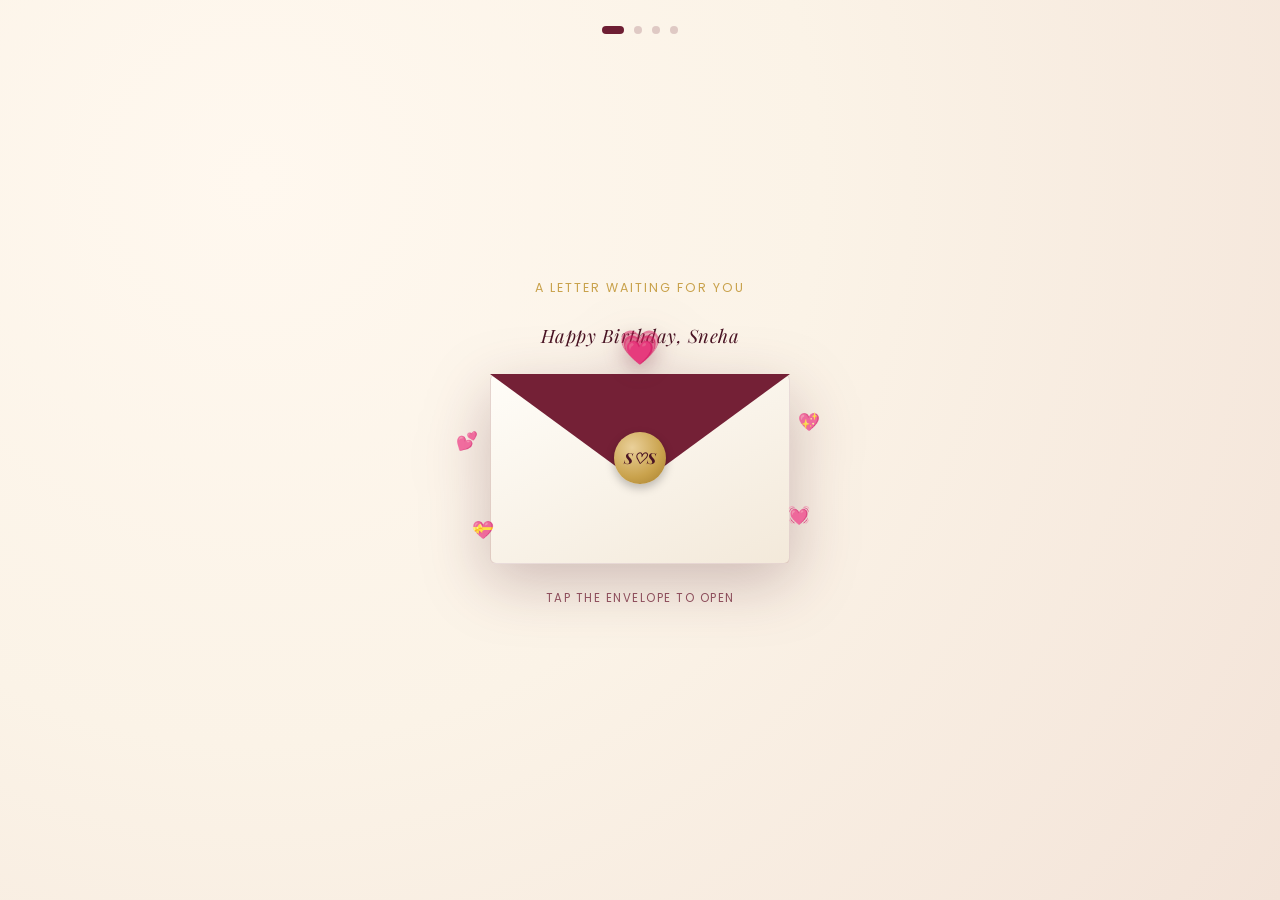
<file: index.html>
<!DOCTYPE html>
<html lang="en">
<head>
<meta charset="UTF-8">
<meta name="viewport" content="width=device-width, initial-scale=1.0">
<title>A Letter For Sneha 💌</title>
<link rel="preconnect" href="https://fonts.googleapis.com">
<link href="https://fonts.googleapis.com/css2?family=Playfair+Display:ital,wght@0,500;0,700;1,600&family=Cormorant+Garamond:ital,wght@0,500;0,600;1,500&family=Poppins:wght@400;500;600&display=swap" rel="stylesheet">
<style>
  :root{
    --cream:#FBF3E7;
    --paper:#FFFDF8;
    --wine:#6E1E33;
    --wine-deep:#4A1424;
    --gold:#C9A24C;
    --gold-light:#EAD09A;
    --blush:#E8A9B8;
    --ink:#3B2321;
    --font-display:'Playfair Display',serif;
    --font-body:'Cormorant Garamond',serif;
    --font-ui:'Poppins',sans-serif;
  }

  *{margin:0;padding:0;box-sizing:border-box;}

  html,body{height:auto;min-height:100%;}

  body{
    min-height:100vh;
    display:flex;
    justify-content:center;
    align-items:center;
    font-family:var(--font-body);
    background:radial-gradient(circle at 20% 20%, #fff8ef 0%, var(--cream) 45%, #f3e3d8 100%);
    overflow-x:hidden;
    overflow-y:auto;
    position:relative;
    color:var(--ink);
    padding:40px 0;
  }

  /* ambient floating petals */
  .petal{
    position:fixed;
    top:-40px;
    font-size:22px;
    opacity:.35;
    color:var(--blush);
    animation:drift linear infinite;
    pointer-events:none;
    z-index:0;
    user-select:none;
  }
  @keyframes drift{
    0%{transform:translateY(-40px) translateX(0) rotate(0deg);}
    100%{transform:translateY(110vh) translateX(40px) rotate(300deg);}
  }

  /* wagging heart mascot above the envelope */
  .wag-heart{
    position:absolute;
    top:-46px;
    left:50%;
    transform:translateX(-50%);
    font-size:2.1em;
    filter:drop-shadow(0 6px 10px rgba(110,30,51,.35));
    animation:wagHeart 1.6s ease-in-out infinite;
    z-index:8;
    pointer-events:none;
  }
  @keyframes wagHeart{
    0%,100%{transform:translateX(-50%) rotate(-14deg) scale(1);}
    25%{transform:translateX(-50%) rotate(10deg) scale(1.08);}
    50%{transform:translateX(-50%) rotate(-8deg) scale(1);}
    75%{transform:translateX(-50%) rotate(12deg) scale(1.05);}
  }

  /* small orbiting sparkle hearts around the envelope */
  .mini-heart{
    position:absolute;
    font-size:1.1em;
    opacity:.85;
    animation:orbitHeart 3.2s ease-in-out infinite;
    pointer-events:none;
    z-index:7;
  }
  .mini-heart.h1{ left:-34px; top:30%; animation-delay:0s; }
  .mini-heart.h2{ right:-30px; top:20%; animation-delay:.7s; }
  .mini-heart.h3{ left:-18px; bottom:12%; animation-delay:1.4s; }
  .mini-heart.h4{ right:-20px; bottom:20%; animation-delay:2.1s; }
  @keyframes orbitHeart{
    0%,100%{transform:translateY(0) scale(.85);opacity:.55;}
    50%{transform:translateY(-14px) scale(1.1);opacity:1;}
  }

  .envelope.open .wag-heart,
  .envelope.open .mini-heart{
    animation:none;
    opacity:0;
    transition:opacity .4s ease;
  }

  /* progress dots */
  .progress{
    position:fixed;
    top:26px;
    left:50%;
    transform:translateX(-50%);
    display:flex;
    gap:10px;
    z-index:20;
  }
  .progress span{
    width:8px;height:8px;border-radius:50%;
    background:rgba(110,30,51,.2);
    transition:all .4s ease;
  }
  .progress span.active{
    background:var(--wine);
    width:22px;
    border-radius:6px;
  }
  .progress span.done{
    background:var(--gold);
  }

  #stage{
    position:relative;
    width:92%;
    max-width:620px;
    min-height:520px;
    display:flex;
    align-items:center;
    justify-content:center;
    z-index:10;
  }

  /* ---------- ENVELOPE ---------- */
  #envelope-wrap{
    display:flex;
    flex-direction:column;
    align-items:center;
    gap:26px;
    cursor:pointer;
    animation:settleIn .8s cubic-bezier(.2,.8,.2,1);
  }
  @keyframes settleIn{
    0%{opacity:0;transform:translateY(30px) scale(.92);}
    100%{opacity:1;transform:translateY(0) scale(1);}
  }
  #envelope-wrap.hidden{display:none;}

  .env-title{
    font-family:var(--font-display);
    font-style:italic;
    font-size:1.15em;
    color:var(--wine-deep);
    text-align:center;
    letter-spacing:.5px;
  }
  .env-sub{
    font-family:var(--font-ui);
    font-size:.78em;
    letter-spacing:2px;
    text-transform:uppercase;
    color:var(--gold);
    text-align:center;
    margin-top:-14px;
  }

  .envelope{
    width:300px;
    height:190px;
    position:relative;
    perspective:1200px;
    filter:drop-shadow(0 18px 30px rgba(74,20,36,.25));
  }
  .env-body{
    position:absolute;
    inset:0;
    background:linear-gradient(155deg,var(--paper),#f3e9da);
    border:1px solid rgba(110,30,51,.15);
    border-radius:6px;
    overflow:hidden;
  }
  .env-body::before,
  .env-body::after{
    content:"";
    position:absolute;
    top:0;
    width:0;height:0;
    border-top:95px solid #efe1cc;
  }
  .env-body::before{
    left:0;
    border-left:150px solid transparent;
    border-right:0;
  }
  .env-body::after{
    right:0;
    border-right:150px solid transparent;
    border-left:0;
  }
  .env-flap{
    position:absolute;
    top:0;left:0;right:0;
    height:0;
    border-left:150px solid transparent;
    border-right:150px solid transparent;
    border-top:110px solid var(--wine);
    transform-origin:top center;
    transition:transform .9s cubic-bezier(.6,-.28,.4,1.3);
    z-index:5;
    filter:brightness(1.05);
  }
  .envelope.open .env-flap{
    transform:rotateX(180deg);
  }
  .seal{
    position:absolute;
    top:58px;left:50%;
    transform:translate(-50%,0);
    width:52px;height:52px;
    border-radius:50%;
    background:radial-gradient(circle at 35% 30%, var(--gold-light), var(--gold) 60%, #a67e2d 100%);
    display:flex;align-items:center;justify-content:center;
    font-family:var(--font-display);
    font-style:italic;
    font-weight:700;
    font-size:.95em;
    color:var(--wine-deep);
    box-shadow:0 4px 10px rgba(0,0,0,.25);
    z-index:6;
    transition:all .5s ease .1s;
  }
  .envelope.open .seal{
    opacity:0;
    transform:translate(-50%,-6px) scale(.5) rotate(25deg);
  }
  .env-hint{
    font-family:var(--font-ui);
    font-size:.72em;
    letter-spacing:1.5px;
    text-transform:uppercase;
    color:var(--wine);
    opacity:.75;
    animation:pulseHint 2.4s ease-in-out infinite;
  }
  @keyframes pulseHint{
    0%,100%{opacity:.55;}
    50%{opacity:1;}
  }

  /* ---------- LAYER CARD ---------- */
  .layer{
    display:none;
    width:100%;
  }
  .layer.active{
    display:block;
  }
  .card{
    background:var(--paper);
    border:1px solid rgba(110,30,51,.14);
    border-radius:18px;
    padding:52px 42px;
    text-align:center;
    box-shadow:0 25px 60px rgba(74,20,36,.18);
    position:relative;
  }
  .flourish{
    width:120px;
    margin:0 auto 18px;
    display:block;
    opacity:.8;
  }
  .flourish path{
    stroke:var(--gold);
    stroke-width:1.4;
    fill:none;
    stroke-dasharray:220;
    stroke-dashoffset:220;
    animation:drawLine 1.1s ease forwards .15s;
  }
  @keyframes drawLine{ to{stroke-dashoffset:0;} }

  h1.letter-title{
    font-family:var(--font-display);
    font-weight:700;
    color:var(--wine-deep);
    font-size:1.9em;
    margin-bottom:22px;
    letter-spacing:-.3px;
  }

  .lines p{
    font-size:1.18em;
    line-height:1.75;
    color:var(--ink);
    opacity:0;
    transform:translateY(14px);
    animation:lineIn .6s ease forwards;
    margin-bottom:10px;
  }
  .lines p:last-child{margin-bottom:0;}

  @keyframes lineIn{
    to{opacity:1;transform:translateY(0);}
  }

  .signoff{
    font-family:var(--font-display);
    font-style:italic;
    color:var(--wine);
    font-size:1.15em;
    margin-top:22px;
  }

  /* buttons */
  .btn{
    font-family:var(--font-ui);
    font-weight:600;
    font-size:.85em;
    letter-spacing:1px;
    text-transform:uppercase;
    padding:14px 36px;
    border:none;
    border-radius:40px;
    cursor:pointer;
    color:#fff;
    background:linear-gradient(135deg,var(--wine),var(--wine-deep));
    box-shadow:0 12px 24px rgba(110,30,51,.3);
    transition:transform .25s ease, box-shadow .25s ease;
  }
  .btn:hover{
    transform:translateY(-3px);
    box-shadow:0 16px 30px rgba(110,30,51,.4);
  }
  .btn.gold{
    background:linear-gradient(135deg,var(--gold-light),var(--gold));
    color:var(--wine-deep);
  }
  .btn-row{
    margin-top:32px;
    display:flex;
    justify-content:center;
    gap:16px;
    position:relative;
    min-height:52px;
  }

  /* question layer specifics */
  .question-part .btn-row{position:relative;}
  .no-btn{
    background:linear-gradient(135deg,#cfc2b0,#b9a888);
    color:var(--wine-deep);
    transition:left .2s ease, top .2s ease;
    z-index:50;
  }
  .success-part{display:none;}
  .success-part.show{display:block;animation:bounceIn .6s cubic-bezier(.68,-.55,.265,1.55);}
  @keyframes bounceIn{
    0%{opacity:0;transform:scale(.4);}
    60%{opacity:1;transform:scale(1.06);}
    100%{opacity:1;transform:scale(1);}
  }
  .success-text{
    font-family:var(--font-display);
    font-weight:700;
    font-size:1.5em;
    color:var(--wine);
    margin-bottom:6px;
  }

  .falling-heart{
    position:fixed;
    pointer-events:none;
    font-size:1.8em;
    animation:fall 3s linear forwards;
    z-index:30;
  }
  @keyframes fall{
    0%{opacity:1;transform:translateY(0) translateX(0) rotate(0deg);}
    100%{opacity:0;transform:translateY(100vh) translateX(90px) rotate(600deg);}
  }

  .continue-wrap{display:none;margin-top:26px;}
  .continue-wrap.show{display:block;animation:lineIn .6s ease forwards;}

  .final-actions{margin-top:36px;}
  .replay-link{
    font-family:var(--font-ui);
    font-weight:600;
    font-size:.85em;
    letter-spacing:1.2px;
    text-transform:uppercase;
    color:var(--wine-deep);
    cursor:pointer;
    background:linear-gradient(135deg,var(--gold-light),var(--gold));
    border:none;
    padding:15px 38px;
    border-radius:44px;
    display:inline-flex;
    align-items:center;
    gap:8px;
    box-shadow:0 10px 22px rgba(201,162,76,.4);
    animation:replayGlow 2.4s ease-in-out infinite;
    transition:transform .25s ease;
  }
  .replay-link .rh{
    display:inline-block;
    animation:wagHeart 1.6s ease-in-out infinite;
    font-size:1.05em;
  }
  .replay-link:hover{
    transform:translateY(-3px) scale(1.03);
  }
  @keyframes replayGlow{
    0%,100%{box-shadow:0 10px 22px rgba(201,162,76,.4);}
    50%{box-shadow:0 14px 32px rgba(201,162,76,.7);}
  }

  @media (max-width:600px){
    .card{padding:38px 22px;}
    h1.letter-title{font-size:1.5em;}
    .lines p{font-size:1.02em;}
    .envelope{width:240px;height:150px;}
    .env-body::before,.env-body::after{border-top:75px solid #efe1cc;}
    .env-body::before{border-left:120px solid transparent;}
    .env-body::after{border-right:120px solid transparent;}
    .env-flap{border-left:120px solid transparent;border-right:120px solid transparent;border-top:88px solid var(--wine);}
    .seal{top:46px;width:44px;height:44px;font-size:.85em;}
  }

  @media (prefers-reduced-motion: reduce){
    *{animation-duration:.01ms !important;transition-duration:.01ms !important;}
  }
</style>
</head>
<body>

<div class="progress" id="progress">
  <span class="dot active" data-i="1"></span>
  <span class="dot" data-i="2"></span>
  <span class="dot" data-i="3"></span>
  <span class="dot" data-i="4"></span>
</div>

<div id="stage">

  <!-- ENVELOPE GATE -->
  <div id="envelope-wrap">
    <p class="env-sub">A Letter Waiting For You</p>
    <p class="env-title">Happy Birthday, Sneha</p>
    <div class="envelope" id="envelope">
      <div class="wag-heart">💗</div>
      <span class="mini-heart h1">💕</span>
      <span class="mini-heart h2">💖</span>
      <span class="mini-heart h3">💝</span>
      <span class="mini-heart h4">💓</span>
      <div class="env-flap"></div>
      <div class="seal">S♡S</div>
      <div class="env-body"></div>
    </div>
    <p class="env-hint">Tap the envelope to open</p>
  </div>

  <!-- LAYER 1 : WELCOME -->
  <div class="layer" data-layer="1">
    <div class="card">
      <svg class="flourish" viewBox="0 0 120 24"><path d="M2 12 C 30 2, 40 22, 60 12 S 90 2, 118 12"/></svg>
      <h1 class="letter-title">You're Most Welcome, Sneha</h1>
      <div class="lines" id="lines-1">
        <p style="animation-delay:.1s">Welcome to this little letter, made only for you.</p>
        <p style="animation-delay:.3s">Consider it a small window into everything I've been wanting to say.</p>
        <p style="animation-delay:.5s">Every page ahead holds a different piece of it — some playful, some straight from the heart.</p>
        <p style="animation-delay:.7s">Take your time here, there's no rush; this whole letter was written slowly, just for you.</p>
        <p style="animation-delay:.9s">A little bit of you lives in every line that's coming next.</p>
        <p style="animation-delay:1.1s">So settle in, and let the first page begin.</p>
        <p style="animation-delay:1.3s">This is only the beginning of what's written for you today.</p>
        <p style="animation-delay:1.5s">Turn the page whenever you're ready. 💌</p>
      </div>
      <div class="btn-row">
        <button class="btn" onclick="goTo(2)">Turn The Page</button>
      </div>
    </div>
  </div>

  <!-- LAYER 2 : QUESTION -->
  <div class="layer" data-layer="2">
    <div class="card">
      <svg class="flourish" viewBox="0 0 120 24"><path d="M2 12 C 30 2, 40 22, 60 12 S 90 2, 118 12"/></svg>
      <h1 class="letter-title">One Question, Sneha...</h1>

      <div class="question-part" id="question-part">
        <p style="font-size:1.3em;line-height:1.7;">Do you love me? 😍</p>
        <div class="btn-row">
          <button class="btn" id="yesBtn">Yes 💕</button>
          <button class="btn no-btn" id="noBtn">No</button>
        </div>
      </div>

      <div class="success-part" id="success-part">
        <p class="success-text">Yee! You click on yes matlb do you love me 💕</p>
        <div class="continue-wrap show">
          <button class="btn" onclick="goTo(3)">Keep Reading</button>
        </div>
      </div>
    </div>
  </div>

  <!-- LAYER 3 : THE MESSAGE -->
  <div class="layer" data-layer="3">
    <div class="card">
      <svg class="flourish" viewBox="0 0 120 24"><path d="M2 12 C 30 2, 40 22, 60 12 S 90 2, 118 12"/></svg>
      <h1 class="letter-title">Dear Sneha,</h1>
      <div class="lines" id="lines-3">
        <p style="animation-delay:.1s">Every moment with you is special. Your smile, your laugh, your presence
        makes my life beautiful. On this special day of yours, I want you to know
        how much you mean to me. you are looking so pretty from my eyes, having you
        my lifemakes everything feel so much more beautiful and special. your smile
        brightens even my dull days, and your prensence brings a kind of peace I can't
        really put into words. and i am so lucky men,</p>
      </div>
      <p class="signoff">"Forever yours, Shubham" 💕</p>
      <div class="btn-row">
        <button class="btn" onclick="goTo(4)">One Last Page</button>
      </div>
    </div>
  </div>

  <!-- LAYER 4 : THANK YOU -->
  <div class="layer" data-layer="4">
    <div class="card">
      <svg class="flourish" viewBox="0 0 120 24"><path d="M2 12 C 30 2, 40 22, 60 12 S 90 2, 118 12"/></svg>
      <h1 class="letter-title">Thank You, Sneha</h1>
      <div class="lines" id="lines-4">
        <p style="animation-delay:.1s">Thank you for staying with this letter till the very last page.</p>
        <p style="animation-delay:.3s">Not everyone has the patience to read through four pages just to find a few honest words — you did, and that means more than you know.</p>
        <p style="animation-delay:.5s">So here is my thank you, wrapped in everything this letter couldn't say plainly.</p>
        <p style="animation-delay:.7s">Thank you for reading every line, even the clumsy ones.</p>
        <p style="animation-delay:.9s">Thank you for letting me feel brave enough to write this in the first place.</p>
        <p style="animation-delay:1.1s">Thank you for simply being you, today and every day.</p>
        <p style="animation-delay:1.3s">Please accept this message exactly the way it was written — honestly, and only for you.</p>
        <p style="animation-delay:1.5s">Here's to another year of your laughter making ordinary days feel less ordinary.</p>
        <p style="animation-delay:1.7s">Happy Birthday, Sneha. This is me, wishing you the whole world, one page at a time. 💛</p>
      </div>
      <div class="final-actions">
        <button class="replay-link" onclick="restart()"><span class="rh">💌</span> Read The Letter Once More</button>
      </div>
    </div>
  </div>

</div>

<script>
  /* ambient petals */
  const petalIcons = ['🌸','💕','✨'];
  for(let i=0;i<14;i++){
    const p = document.createElement('div');
    p.className='petal';
    p.textContent = petalIcons[Math.floor(Math.random()*petalIcons.length)];
    p.style.left = Math.random()*100+'vw';
    p.style.animationDuration = (8+Math.random()*8)+'s';
    p.style.animationDelay = (Math.random()*8)+'s';
    p.style.fontSize = (14+Math.random()*14)+'px';
    document.body.appendChild(p);
  }

  const envelope = document.getElementById('envelope');
  const envelopeWrap = document.getElementById('envelope-wrap');

  envelope.addEventListener('click', () => {
    envelope.classList.add('open');
    setTimeout(() => {
      envelopeWrap.classList.add('hidden');
      goTo(1);
    }, 950);
  });

  function updateProgress(n){
    document.querySelectorAll('.progress .dot').forEach(dot=>{
      const i = parseInt(dot.dataset.i);
      dot.classList.remove('active','done');
      if(i === n) dot.classList.add('active');
      else if(i < n) dot.classList.add('done');
    });
  }

  function goTo(n){
    document.querySelectorAll('.layer').forEach(l => l.classList.remove('active'));
    const target = document.querySelector('.layer[data-layer="'+n+'"]');
    target.classList.add('active');
    // restart line animations
    target.querySelectorAll('.lines p').forEach(p => {
      p.style.animation = 'none';
      p.offsetHeight; // reflow
      p.style.animation = null;
    });
    target.querySelectorAll('.flourish path').forEach(path=>{
      path.style.animation = 'none';
      path.offsetHeight;
      path.style.animation = null;
    });
    updateProgress(n);
    window.scrollTo({top:0, behavior:'smooth'});
  }

  function restart(){
    document.querySelectorAll('.layer').forEach(l => l.classList.remove('active'));
    envelope.classList.remove('open');
    envelopeWrap.classList.remove('hidden');
    document.getElementById('question-part').style.display='block';
    document.getElementById('success-part').classList.remove('show');
    noBtn.style.position = '';
    noBtn.style.left = '';
    noBtn.style.top = '';
    noBtn.style.transform = '';
    noIsFixed = false;
    updateProgress(0);
    window.scrollTo({top:0, behavior:'smooth'});
  }

  /* Layer 2 interactions */
  const yesBtn = document.getElementById('yesBtn');
  const noBtn = document.getElementById('noBtn');
  const questionPart = document.getElementById('question-part');
  const successPart = document.getElementById('success-part');

  yesBtn.addEventListener('click', () => {
    questionPart.style.display = 'none';
    successPart.classList.add('show');
    createHeartRain();
  });

  let noIsFixed = false;

  function dodgeButton(){
    const yesRect = yesBtn.getBoundingClientRect();
    const btnW = noBtn.offsetWidth || 140;
    const btnH = noBtn.offsetHeight || 52;
    const margin = 30; // safety gap around Yes button
    const pad = 16; // keep inside viewport
    const maxX = Math.max(pad, window.innerWidth - btnW - pad);
    const maxY = Math.max(pad, window.innerHeight - btnH - pad);

    let x, y, tries = 0;
    do {
      x = pad + Math.random() * (maxX - pad);
      y = pad + Math.random() * (maxY - pad);
      tries++;
    } while (
      tries < 40 &&
      x < yesRect.right + margin &&
      x + btnW > yesRect.left - margin &&
      y < yesRect.bottom + margin &&
      y + btnH > yesRect.top - margin
    );

    if(!noIsFixed){
      noBtn.style.position = 'fixed';
      noIsFixed = true;
    }
    noBtn.style.left = x + 'px';
    noBtn.style.top = y + 'px';
    noBtn.style.transform = 'none';
  }
  noBtn.addEventListener('mouseover', dodgeButton);
  noBtn.addEventListener('click', e => { e.preventDefault(); dodgeButton(); });
  noBtn.addEventListener('touchstart', dodgeButton);

  function createHeartRain(){
    const hearts = ['💕','💖','💝','💗','💓'];
    for(let i=0;i<26;i++){
      setTimeout(() => {
        const heart = document.createElement('div');
        heart.className = 'falling-heart';
        heart.textContent = hearts[Math.floor(Math.random()*hearts.length)];
        heart.style.left = Math.random()*window.innerWidth+'px';
        heart.style.top = '-40px';
        document.body.appendChild(heart);
        setTimeout(() => heart.remove(), 3000);
      }, i*90);
    }
  }
</script>
</body>
</html>
</file>
